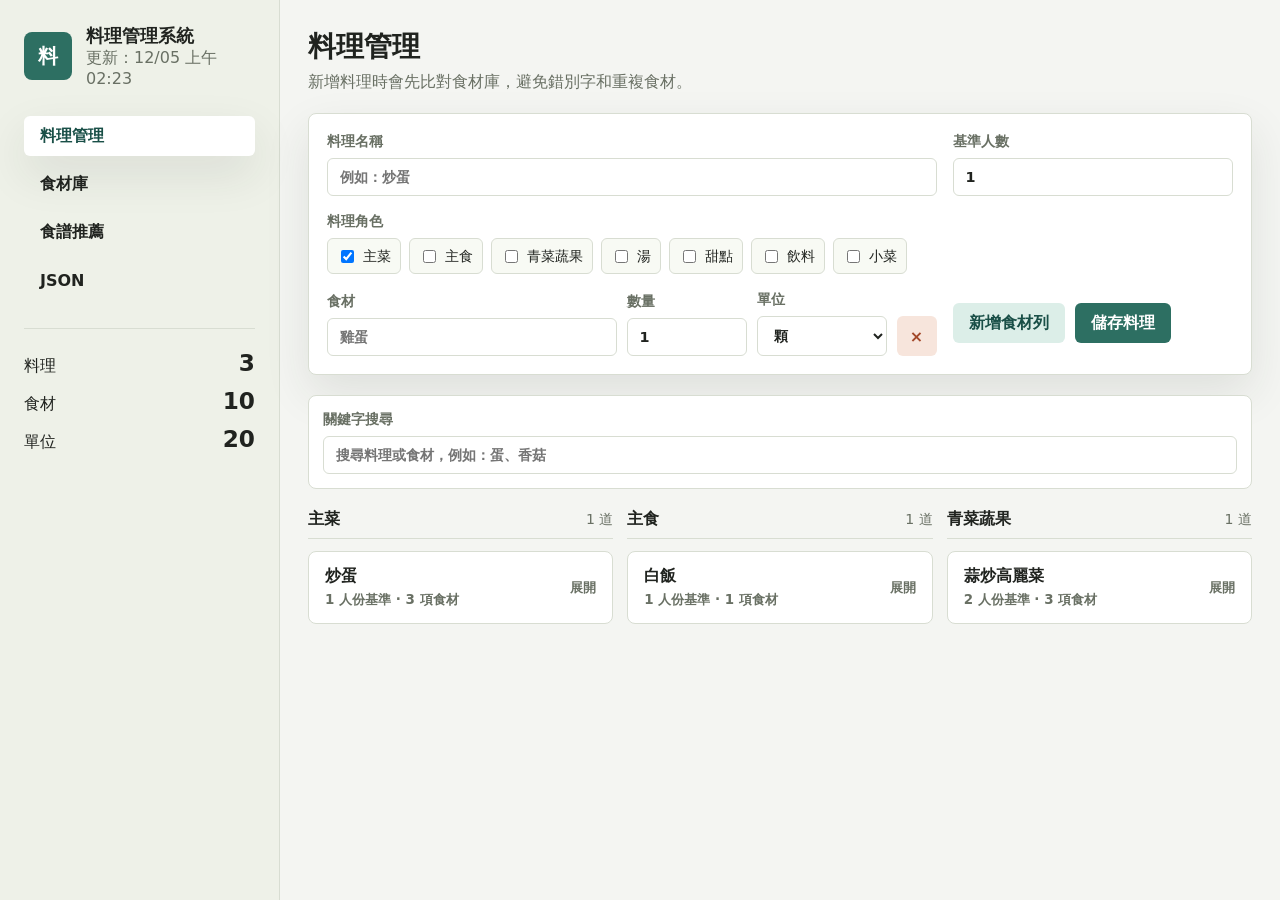
<file: index.html>
<!doctype html>
<html lang="zh-Hant">
  <head>
    <meta charset="utf-8">
    <meta name="viewport" content="width=device-width, initial-scale=1">
    <meta name="theme-color" content="#315c48">
    <meta name="apple-mobile-web-app-capable" content="yes">
    <meta name="apple-mobile-web-app-title" content="料理管理">
    <title>料理管理系統</title>
    <link rel="manifest" href="./manifest.webmanifest">
    <link rel="stylesheet" href="./styles.css">
  </head>
  <body>
    <div class="app-shell">
      <aside class="sidebar">
        <div class="brand">
          <span class="brand-mark">料</span>
          <div>
            <h1>料理管理系統</h1>
            <p id="updatedAt">尚未載入</p>
          </div>
        </div>
        <nav class="tabs" aria-label="主要功能">
          <button class="tab is-active" data-tab="dishes" type="button">料理管理</button>
          <button class="tab" data-tab="ingredients" type="button">食材庫</button>
          <button class="tab" data-tab="recommendations" type="button">食譜推薦</button>
          <button class="tab" data-tab="json" type="button">JSON</button>
        </nav>
        <div class="stats" id="stats"></div>
      </aside>

      <main class="workspace">
        <section class="panel is-active" id="panel-dishes">
          <div class="section-head">
            <div>
              <h2>料理管理</h2>
              <p>新增料理時會先比對食材庫，避免錯別字和重複食材。</p>
            </div>
          </div>

          <form class="tool-form" id="dishForm">
            <label>
              料理名稱
              <input id="dishName" name="dishName" placeholder="例如：炒蛋" required>
            </label>
            <label>
              基準人數
              <input id="dishServings" min="1" max="50" type="number" value="1" required>
            </label>
            <div class="form-field wide">
              <span>料理角色</span>
              <div class="unit-checks" id="dishRoles"></div>
            </div>
            <div class="ingredient-lines" id="ingredientLines"></div>
            <div class="form-actions">
              <button class="secondary" id="addLine" type="button">新增食材列</button>
              <button id="saveDishButton" type="submit">儲存料理</button>
              <button class="secondary is-hidden" id="cancelDishEdit" type="button">取消調整</button>
            </div>
          </form>

          <label class="search-box">
            關鍵字搜尋
            <input id="dishSearch" placeholder="搜尋料理或食材，例如：蛋、香菇">
          </label>

          <div class="list-grid" id="dishList"></div>
        </section>

        <section class="panel" id="panel-ingredients">
          <div class="section-head">
            <div>
              <h2>食材庫</h2>
              <p>維護食材名稱、別名、預設單位，後續料理和推薦都會共用。</p>
            </div>
          </div>

          <form class="tool-form compact-form" id="ingredientForm">
            <label>
              食材名稱
              <input id="ingredientName" placeholder="例如：雞蛋" required>
            </label>
            <label>
              別名
              <input id="ingredientAliases" placeholder="例如：蛋、雞卵">
            </label>
            <label>
              分類
              <select id="ingredientCategory"></select>
            </label>
            <label class="is-hidden" id="customCategoryWrap">
              新分類
              <input id="customCategory" placeholder="例如：烘焙材料">
            </label>
            <label>
              預設單位
              <select id="ingredientUnit"></select>
            </label>
            <div class="form-field wide">
              <span>可用單位</span>
              <div class="unit-checks" id="ingredientUnits"></div>
            </div>
            <label>
              縮放類型
              <select id="ingredientScaleType"></select>
            </label>
            <div class="form-actions">
              <button id="saveIngredientButton" type="submit">新增食材</button>
              <button class="secondary is-hidden" id="cancelIngredientEdit" type="button">取消調整</button>
            </div>
          </form>

          <div class="table-wrap">
            <table>
              <thead>
                <tr>
                  <th>食材</th>
                  <th>別名</th>
                  <th>分類</th>
                  <th>單位</th>
                  <th>可用單位</th>
                  <th>縮放</th>
                  <th></th>
                </tr>
              </thead>
              <tbody id="ingredientTable"></tbody>
            </table>
          </div>
        </section>

        <section class="panel" id="panel-recommendations">
          <div class="section-head">
            <div>
              <h2>食譜推薦</h2>
              <p>第一版先保留 AI 串接資料格式，使用本地模擬推薦驗證流程。</p>
            </div>
          </div>

          <form class="tool-form compact-form" id="recommendationForm">
            <label>
              規劃天數
              <input id="planDays" min="1" max="14" type="number" value="3">
            </label>
            <label>
              人數
              <input id="planPeople" min="1" max="50" type="number" value="1">
            </label>
            <label>
              套餐模板
              <select id="mealTemplate"></select>
            </label>
            <fieldset>
              <legend>餐別</legend>
              <label class="check"><input name="meal" type="checkbox" value="早餐"> 早餐</label>
              <label class="check"><input name="meal" type="checkbox" value="午餐" checked> 午餐</label>
              <label class="check"><input name="meal" type="checkbox" value="晚餐" checked> 晚餐</label>
            </fieldset>
            <label class="wide">
              參數
              <input id="preferences" placeholder="例如：清爽、少油、便當友善">
            </label>
            <div class="form-actions">
              <button type="submit">產生推薦</button>
            </div>
          </form>

          <div class="recommendation-output" id="recommendationOutput"></div>
        </section>

        <section class="panel" id="panel-json">
          <div class="section-head">
            <div>
              <h2>JSON 匯入匯出</h2>
              <p>跨裝置時可匯出 JSON，於另一台裝置貼上或選檔匯入。</p>
            </div>
          </div>

          <div class="json-actions">
            <button id="exportJson" type="button">更新下方 JSON</button>
            <button class="secondary" id="downloadJson" type="button">下載 JSON</button>
            <label class="file-button">
              選擇 JSON
              <input id="jsonFile" accept="application/json,.json" type="file">
            </label>
            <button class="danger" id="resetData" type="button">重設範例資料</button>
          </div>
          <textarea id="jsonText" spellcheck="false"></textarea>
          <div class="form-actions">
            <button id="importJson" type="button">從文字匯入</button>
          </div>
        </section>
      </main>
    </div>

    <div class="toast" id="toast" role="status" aria-live="polite"></div>
    <script src="./app.bundle.js"></script>
    <script>
      if ('serviceWorker' in navigator && window.location.protocol.startsWith('http')) {
        navigator.serviceWorker.register('./service-worker.js');
      }
    </script>
  </body>
</html>
</file>
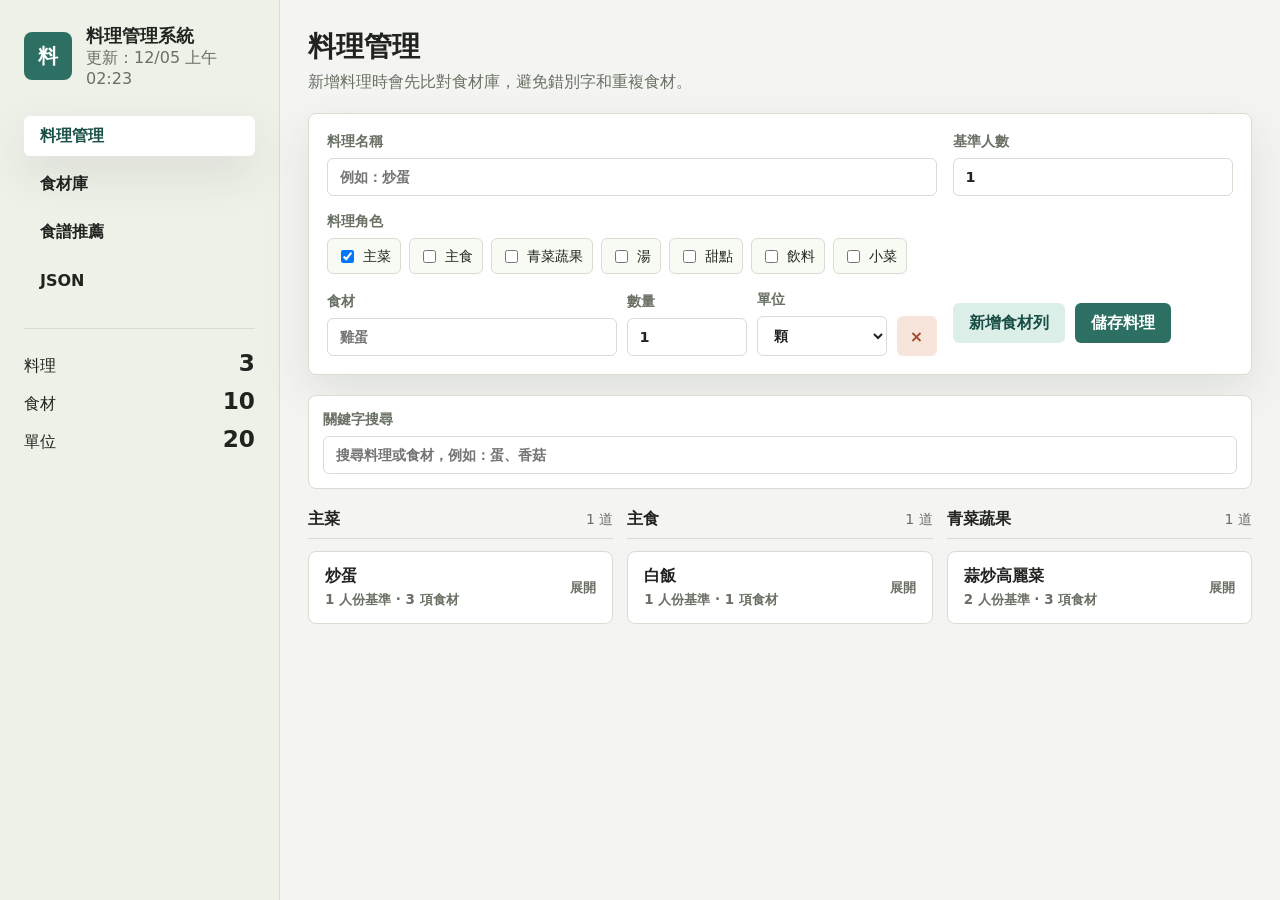
<file: standalone.html>
<!doctype html>
<html lang="zh-Hant">
  <head>
    <meta charset="utf-8">
    <meta name="viewport" content="width=device-width, initial-scale=1">
    <meta name="theme-color" content="#315c48">
    <meta name="apple-mobile-web-app-capable" content="yes">
    <meta name="apple-mobile-web-app-title" content="料理管理">
    <title>料理管理系統</title>
    <style>
:root {
  color-scheme: light;
  --bg: #f4f5f2;
  --panel: #ffffff;
  --ink: #20231f;
  --muted: #697064;
  --line: #d8ddd2;
  --accent: #2d6f62;
  --accent-strong: #194f47;
  --accent-soft: #dceee8;
  --warn: #a3482a;
  --warn-soft: #f7e5dc;
  --shadow: 0 18px 45px rgba(40, 47, 38, 0.1);
  font-family: ui-sans-serif, system-ui, -apple-system, BlinkMacSystemFont, "Segoe UI", sans-serif;
}

* {
  box-sizing: border-box;
}

body {
  min-height: 100vh;
  margin: 0;
  background: var(--bg);
  color: var(--ink);
}

button,
input,
select,
textarea {
  font: inherit;
}

button,
.file-button {
  min-height: 40px;
  border: 0;
  border-radius: 6px;
  background: var(--accent);
  color: #fff;
  cursor: pointer;
  font-weight: 700;
  padding: 0 16px;
}

button:hover,
.file-button:hover {
  background: var(--accent-strong);
}

button.secondary,
.file-button {
  background: var(--accent-soft);
  color: var(--accent-strong);
}

button.danger {
  background: var(--warn-soft);
  color: var(--warn);
}

button:disabled {
  cursor: not-allowed;
  opacity: 0.45;
}

.is-hidden {
  display: none !important;
}

input,
select,
textarea {
  width: 100%;
  border: 1px solid var(--line);
  border-radius: 6px;
  background: #fff;
  color: var(--ink);
  padding: 10px 12px;
}

textarea {
  min-height: 420px;
  resize: vertical;
  font-family: ui-monospace, SFMono-Regular, Menlo, Consolas, monospace;
  line-height: 1.5;
}

label,
legend {
  color: var(--muted);
  display: grid;
  gap: 7px;
  font-size: 0.9rem;
  font-weight: 700;
}

.form-field {
  color: var(--muted);
  display: grid;
  gap: 7px;
  font-size: 0.9rem;
  font-weight: 700;
}

fieldset {
  border: 1px solid var(--line);
  border-radius: 6px;
  display: flex;
  flex-wrap: wrap;
  gap: 12px;
  margin: 0;
  padding: 12px;
}

.check {
  align-items: center;
  color: var(--ink);
  display: flex;
  gap: 6px;
  font-weight: 500;
}

.check input {
  width: auto;
}

.unit-checks {
  display: flex;
  flex-wrap: wrap;
  gap: 8px;
}

.unit-check {
  background: #f8faf4;
  border: 1px solid var(--line);
  border-radius: 6px;
  color: var(--ink);
  min-height: 36px;
  padding: 7px 9px;
}

.app-shell {
  display: grid;
  grid-template-columns: 280px minmax(0, 1fr);
  min-height: 100vh;
}

.sidebar {
  border-right: 1px solid var(--line);
  background: #eef1e8;
  padding: 24px;
}

.brand {
  align-items: center;
  display: flex;
  gap: 14px;
  margin-bottom: 28px;
}

.brand-mark {
  align-items: center;
  aspect-ratio: 1;
  background: var(--accent);
  border-radius: 8px;
  color: #fff;
  display: grid;
  flex: 0 0 48px;
  font-size: 1.25rem;
  font-weight: 900;
  place-items: center;
}

h1,
h2,
h3,
p {
  margin: 0;
}

h1 {
  font-size: 1.1rem;
}

.brand p,
.section-head p,
.muted {
  color: var(--muted);
}

.notice {
  background: #fff8df;
  border: 1px solid #ead58d;
  border-radius: 8px;
  color: #6f5311;
  padding: 12px 14px;
}

.tabs {
  display: grid;
  gap: 8px;
}

.tab {
  background: transparent;
  color: var(--ink);
  justify-content: flex-start;
  text-align: left;
}

.tab.is-active {
  background: var(--panel);
  box-shadow: var(--shadow);
  color: var(--accent-strong);
}

.stats {
  border-top: 1px solid var(--line);
  display: grid;
  gap: 10px;
  margin-top: 28px;
  padding-top: 20px;
}

.stat {
  align-items: baseline;
  display: flex;
  justify-content: space-between;
}

.stat strong {
  font-size: 1.45rem;
}

.workspace {
  padding: 28px;
}

.panel {
  display: none;
}

.panel.is-active {
  display: grid;
  gap: 20px;
}

.section-head {
  align-items: end;
  display: flex;
  justify-content: space-between;
  gap: 16px;
}

.section-head h2 {
  font-size: 1.75rem;
  margin-bottom: 6px;
}

.tool-form {
  background: var(--panel);
  border: 1px solid var(--line);
  border-radius: 8px;
  box-shadow: var(--shadow);
  display: grid;
  gap: 16px;
  padding: 18px;
}

.compact-form {
  grid-template-columns: repeat(auto-fit, minmax(150px, 1fr));
}

.wide {
  grid-column: span 2;
}

.search-box {
  background: var(--panel);
  border: 1px solid var(--line);
  border-radius: 8px;
  padding: 14px;
}

.ingredient-lines {
  display: grid;
  gap: 10px;
}

.ingredient-line {
  align-items: end;
  display: grid;
  gap: 10px;
  grid-template-columns: minmax(140px, 1fr) 120px 130px 40px;
}

.icon-button {
  align-items: center;
  aspect-ratio: 1;
  block-size: 40px;
  display: grid;
  inline-size: 40px;
  max-block-size: 40px;
  max-inline-size: 40px;
  min-height: 40px;
  min-width: 40px;
  padding: 0;
  place-items: center;
}

.form-actions,
.json-actions {
  align-items: center;
  display: flex;
  flex-wrap: wrap;
  gap: 10px;
}

.list-grid {
  display: grid;
  gap: 14px;
  grid-template-columns: repeat(auto-fit, minmax(260px, 1fr));
}

.dish-role-section {
  display: grid;
  gap: 12px;
}

.role-section-head {
  align-items: baseline;
  border-bottom: 1px solid var(--line);
  display: flex;
  justify-content: space-between;
  padding-bottom: 8px;
}

.role-section-head h3 {
  font-size: 1rem;
}

.role-section-head span {
  color: var(--muted);
  font-size: 0.88rem;
}

.item-card {
  background: var(--panel);
  border: 1px solid var(--line);
  border-radius: 8px;
  display: grid;
  gap: 12px;
  padding: 16px;
}

.item-card h3 {
  font-size: 1.05rem;
}

.dish-card {
  padding: 0;
}

.dish-summary {
  align-items: center;
  background: transparent;
  color: var(--ink);
  display: flex;
  justify-content: space-between;
  min-height: 64px;
  padding: 14px 16px;
  text-align: left;
  width: 100%;
}

.dish-summary:hover {
  background: #f8faf4;
}

.dish-summary span:first-child {
  display: grid;
  gap: 4px;
}

.dish-summary small,
.chevron {
  color: var(--muted);
  font-size: 0.84rem;
}

.dish-detail {
  border-top: 1px solid var(--line);
  display: none;
  gap: 12px;
  padding: 14px 16px 16px;
}

.dish-card.is-expanded .dish-detail {
  display: grid;
}

.tag-list {
  display: flex;
  flex-wrap: wrap;
  gap: 8px;
}

.tag {
  background: #edf3df;
  border-radius: 999px;
  color: #4c5f26;
  display: inline-flex;
  font-size: 0.86rem;
  padding: 5px 9px;
}

.role-tag {
  background: #e6eef8;
  color: #274f76;
}

.table-wrap {
  background: var(--panel);
  border: 1px solid var(--line);
  border-radius: 8px;
  overflow-x: auto;
}

table {
  border-collapse: collapse;
  min-width: 720px;
  width: 100%;
}

th,
td {
  border-bottom: 1px solid var(--line);
  padding: 12px;
  text-align: left;
  vertical-align: middle;
}

th {
  color: var(--muted);
  font-size: 0.85rem;
}

tr:last-child td {
  border-bottom: 0;
}

.recommendation-output {
  display: grid;
  gap: 14px;
}

.plan-day {
  background: var(--panel);
  border: 1px solid var(--line);
  border-radius: 8px;
  padding: 16px;
}

.meal-block {
  border-top: 1px solid var(--line);
  border-left: 5px solid transparent;
  border-radius: 8px;
  display: grid;
  gap: 10px;
  margin-top: 12px;
  padding: 12px;
}

.meal-breakfast {
  background: #fff7dc;
  border-left-color: #d9a321;
}

.meal-lunch {
  background: #eaf6ee;
  border-left-color: #3b8f5b;
}

.meal-dinner {
  background: #edf0fb;
  border-left-color: #5367b7;
}

.meal-other {
  background: #f5f1eb;
  border-left-color: #9a7a54;
}

.meal-slots {
  display: grid;
  gap: 10px;
  grid-template-columns: repeat(auto-fit, minmax(220px, 1fr));
}

.meal-slot {
  background: #f8faf4;
  border: 1px solid var(--line);
  border-radius: 8px;
  display: grid;
  gap: 10px;
  padding: 12px;
}

.slot-head {
  align-items: center;
  display: flex;
  justify-content: space-between;
  gap: 10px;
}

.slot-head span {
  color: var(--muted);
  font-size: 0.84rem;
}

.slot-choice {
  display: grid;
  gap: 8px;
}

.slot-choice label {
  color: var(--muted);
  font-size: 0.82rem;
  font-weight: 700;
}

.slot-dish {
  display: grid;
  gap: 8px;
}

.dish-title-row {
  align-items: center;
  display: flex;
  gap: 10px;
  justify-content: space-between;
}

.quantity-stepper {
  align-items: center;
  display: inline-flex;
  flex: 0 0 auto;
  gap: 6px;
}

.quantity-stepper span {
  color: var(--muted);
  font-size: 0.86rem;
  font-weight: 700;
  min-width: 38px;
  text-align: center;
}

.step-button {
  block-size: 32px;
  inline-size: 32px;
  min-height: 32px;
  padding: 0;
}

.shopping-list {
  background: var(--panel);
  border: 1px solid var(--line);
  border-radius: 8px;
  display: grid;
  gap: 12px;
  padding: 16px;
}

.shopping-list h3 {
  margin: 0;
}

.shopping-table {
  background: #fff;
}

.quantity-cell {
  font-variant-numeric: tabular-nums;
  font-weight: 700;
}

.file-button {
  align-items: center;
  display: inline-flex;
}

.file-button input {
  display: none;
}

.toast {
  background: var(--ink);
  border-radius: 8px;
  bottom: 24px;
  color: #fff;
  left: 50%;
  max-width: min(520px, calc(100vw - 32px));
  opacity: 0;
  padding: 12px 16px;
  position: fixed;
  transform: translate(-50%, 20px);
  transition: opacity 160ms ease, transform 160ms ease;
  z-index: 10;
}

.toast.is-visible {
  opacity: 1;
  transform: translate(-50%, 0);
}

@media (max-width: 860px) {
  .app-shell {
    grid-template-columns: 1fr;
  }

  .sidebar {
    border-right: 0;
    border-bottom: 1px solid var(--line);
  }

  .tabs {
    grid-template-columns: repeat(2, minmax(0, 1fr));
  }

  .workspace {
    padding: 18px;
  }

  .compact-form,
  .ingredient-line {
    grid-template-columns: 1fr;
  }

  .ingredient-line .icon-button {
    block-size: 40px;
    inline-size: 40px;
    justify-self: end;
  }

  .wide {
    grid-column: auto;
  }
}

    </style>
  </head>
  <body>
    <div class="app-shell">
      <aside class="sidebar">
        <div class="brand">
          <span class="brand-mark">料</span>
          <div>
            <h1>料理管理系統</h1>
            <p id="updatedAt">尚未載入</p>
          </div>
        </div>
        <nav class="tabs" aria-label="主要功能">
          <button class="tab is-active" data-tab="dishes" type="button">料理管理</button>
          <button class="tab" data-tab="ingredients" type="button">食材庫</button>
          <button class="tab" data-tab="recommendations" type="button">食譜推薦</button>
          <button class="tab" data-tab="json" type="button">JSON</button>
        </nav>
        <div class="stats" id="stats"></div>
      </aside>

      <main class="workspace">
        <section class="panel is-active" id="panel-dishes">
          <div class="section-head">
            <div>
              <h2>料理管理</h2>
              <p>新增料理時會先比對食材庫，避免錯別字和重複食材。</p>
            </div>
          </div>

          <form class="tool-form" id="dishForm">
            <label>
              料理名稱
              <input id="dishName" name="dishName" placeholder="例如：炒蛋" required>
            </label>
            <label>
              基準人數
              <input id="dishServings" min="1" max="50" type="number" value="1" required>
            </label>
            <div class="form-field wide">
              <span>料理角色</span>
              <div class="unit-checks" id="dishRoles"></div>
            </div>
            <div class="ingredient-lines" id="ingredientLines"></div>
            <div class="form-actions">
              <button class="secondary" id="addLine" type="button">新增食材列</button>
              <button id="saveDishButton" type="submit">儲存料理</button>
              <button class="secondary is-hidden" id="cancelDishEdit" type="button">取消調整</button>
            </div>
          </form>

          <label class="search-box">
            關鍵字搜尋
            <input id="dishSearch" placeholder="搜尋料理或食材，例如：蛋、香菇">
          </label>

          <div class="list-grid" id="dishList"></div>
        </section>

        <section class="panel" id="panel-ingredients">
          <div class="section-head">
            <div>
              <h2>食材庫</h2>
              <p>維護食材名稱、別名、預設單位，後續料理和推薦都會共用。</p>
            </div>
          </div>

          <form class="tool-form compact-form" id="ingredientForm">
            <label>
              食材名稱
              <input id="ingredientName" placeholder="例如：雞蛋" required>
            </label>
            <label>
              別名
              <input id="ingredientAliases" placeholder="例如：蛋、雞卵">
            </label>
            <label>
              分類
              <select id="ingredientCategory"></select>
            </label>
            <label class="is-hidden" id="customCategoryWrap">
              新分類
              <input id="customCategory" placeholder="例如：烘焙材料">
            </label>
            <label>
              預設單位
              <select id="ingredientUnit"></select>
            </label>
            <div class="form-field wide">
              <span>可用單位</span>
              <div class="unit-checks" id="ingredientUnits"></div>
            </div>
            <label>
              縮放類型
              <select id="ingredientScaleType"></select>
            </label>
            <div class="form-actions">
              <button id="saveIngredientButton" type="submit">新增食材</button>
              <button class="secondary is-hidden" id="cancelIngredientEdit" type="button">取消調整</button>
            </div>
          </form>

          <div class="table-wrap">
            <table>
              <thead>
                <tr>
                  <th>食材</th>
                  <th>別名</th>
                  <th>分類</th>
                  <th>單位</th>
                  <th>可用單位</th>
                  <th>縮放</th>
                  <th></th>
                </tr>
              </thead>
              <tbody id="ingredientTable"></tbody>
            </table>
          </div>
        </section>

        <section class="panel" id="panel-recommendations">
          <div class="section-head">
            <div>
              <h2>食譜推薦</h2>
              <p>第一版先保留 AI 串接資料格式，使用本地模擬推薦驗證流程。</p>
            </div>
          </div>

          <form class="tool-form compact-form" id="recommendationForm">
            <label>
              規劃天數
              <input id="planDays" min="1" max="14" type="number" value="3">
            </label>
            <label>
              人數
              <input id="planPeople" min="1" max="50" type="number" value="1">
            </label>
            <label>
              套餐模板
              <select id="mealTemplate"></select>
            </label>
            <fieldset>
              <legend>餐別</legend>
              <label class="check"><input name="meal" type="checkbox" value="早餐"> 早餐</label>
              <label class="check"><input name="meal" type="checkbox" value="午餐" checked> 午餐</label>
              <label class="check"><input name="meal" type="checkbox" value="晚餐" checked> 晚餐</label>
            </fieldset>
            <label class="wide">
              參數
              <input id="preferences" placeholder="例如：清爽、少油、便當友善">
            </label>
            <div class="form-actions">
              <button type="submit">產生推薦</button>
            </div>
          </form>

          <div class="recommendation-output" id="recommendationOutput"></div>
        </section>

        <section class="panel" id="panel-json">
          <div class="section-head">
            <div>
              <h2>JSON 匯入匯出</h2>
              <p>跨裝置時可匯出 JSON，於另一台裝置貼上或選檔匯入。</p>
            </div>
          </div>

          <div class="json-actions">
            <button id="exportJson" type="button">更新下方 JSON</button>
            <button class="secondary" id="downloadJson" type="button">下載 JSON</button>
            <label class="file-button">
              選擇 JSON
              <input id="jsonFile" accept="application/json,.json" type="file">
            </label>
            <button class="danger" id="resetData" type="button">重設範例資料</button>
          </div>
          <textarea id="jsonText" spellcheck="false"></textarea>
          <div class="form-actions">
            <button id="importJson" type="button">從文字匯入</button>
          </div>
        </section>
      </main>
    </div>

    <div class="toast" id="toast" role="status" aria-live="polite"></div>
    <script>
const SCHEMA_VERSION = 1;

const COMMON_UNITS = [
  '顆',
  '克',
  '公斤',
  '毫升',
  '公升',
  '杯',
  '大匙',
  '小匙',
  '片',
  '根',
  '把',
  '包',
  '罐',
  '盒',
  '份',
  '瓣',
  '朵',
  '條',
  '碗',
  '少許',
];

const SCALE_TYPES = [
  { id: 'regular', label: '一般食材', factor: 1 },
  { id: 'salty', label: '鹹味調味', factor: 0.75 },
  { id: 'strong-spice', label: '強烈香料', factor: 0.5 },
  { id: 'aromatic', label: '辛香料', factor: 0.85 },
  { id: 'oil', label: '油脂/潤鍋', factor: 0.5 },
  { id: 'liquid', label: '湯汁/水分', factor: 0.85 },
];

const INGREDIENT_CATEGORIES = [
  '主食澱粉',
  '蛋白質',
  '蔬菜菇果',
  '辛香調味',
  '油脂液體',
  '其他',
];

const DISH_ROLES = [
  { id: 'main', label: '主菜' },
  { id: 'staple', label: '主食' },
  { id: 'vegetable', label: '青菜蔬果' },
  { id: 'soup', label: '湯' },
  { id: 'dessert', label: '甜點' },
  { id: 'drink', label: '飲料' },
  { id: 'side', label: '小菜' },
];

const MEAL_TEMPLATES = [
  {
    id: 'standard-set',
    name: '標準套餐',
    slots: [
      { role: 'main', label: '主菜', min: 1, max: 2 },
      { role: 'staple', label: '主食', min: 1, max: 1 },
      { role: 'vegetable', label: '青菜蔬果', min: 3, max: 4 },
      { role: 'soup', label: '湯', min: 1, max: 1 },
      { role: 'dessert', label: '甜點', min: 1, max: 1 },
      { role: 'drink', label: '飲料', min: 1, max: 1 },
    ],
  },
];

const MAX_PEOPLE = 50;
const BULK_COOKING_NOTICE_THRESHOLD = 20;

const CHARACTER_FIXES = new Map([
  ['鷄', '雞'],
  ['鸡', '雞'],
  ['葱', '蔥'],
  ['姜', '薑'],
  ['蕃', '番'],
]);

const STARTER_INGREDIENTS = [
  { id: 'egg', name: '雞蛋', aliases: ['蛋', '雞卵'], defaultUnit: '顆', units: ['顆'], category: '蛋白質', scaleType: 'regular' },
  { id: 'green-onion', name: '青蔥', aliases: ['蔥', '香蔥'], defaultUnit: '根', units: ['根', '克'], category: '辛香調味', scaleType: 'aromatic' },
  { id: 'garlic', name: '蒜頭', aliases: ['大蒜', '蒜'], defaultUnit: '瓣', units: ['瓣', '克'], category: '辛香調味', scaleType: 'aromatic' },
  { id: 'ginger', name: '薑', aliases: ['老薑', '嫩薑'], defaultUnit: '片', units: ['片', '克'], category: '辛香調味', scaleType: 'aromatic' },
  { id: 'cabbage', name: '高麗菜', aliases: ['甘藍菜'], defaultUnit: '克', units: ['克', '公斤'], category: '蔬菜菇果', scaleType: 'regular' },
  { id: 'shiitake', name: '香菇', aliases: ['菇'], defaultUnit: '朵', units: ['朵', '克'], category: '蔬菜菇果', scaleType: 'regular' },
  { id: 'rice', name: '白飯', aliases: ['飯', '米飯'], defaultUnit: '碗', units: ['碗', '克'], category: '主食澱粉', scaleType: 'regular' },
  { id: 'soy-sauce', name: '醬油', aliases: ['壺底油'], defaultUnit: '大匙', units: ['大匙', '小匙', '毫升'], category: '辛香調味', scaleType: 'salty' },
  { id: 'salt', name: '鹽', aliases: ['食鹽'], defaultUnit: '小匙', units: ['小匙', '克', '少許'], category: '辛香調味', scaleType: 'salty' },
  { id: 'pepper', name: '白胡椒', aliases: ['胡椒粉'], defaultUnit: '小匙', units: ['小匙', '克', '少許'], category: '辛香調味', scaleType: 'strong-spice' },
];

const STARTER_DISHES = [
  {
    id: 'dish-scrambled-eggs',
    name: '炒蛋',
    servings: 1,
    roles: ['main'],
    items: [
      { ingredientId: 'egg', quantity: 3, unit: '顆' },
      { ingredientId: 'green-onion', quantity: 1, unit: '根' },
      { ingredientId: 'salt', quantity: 0.25, unit: '小匙' },
    ],
    source: 'local',
  },
  {
    id: 'dish-cabbage',
    name: '蒜炒高麗菜',
    servings: 2,
    roles: ['vegetable'],
    items: [
      { ingredientId: 'cabbage', quantity: 300, unit: '克' },
      { ingredientId: 'garlic', quantity: 3, unit: '瓣' },
      { ingredientId: 'salt', quantity: 0.5, unit: '小匙' },
    ],
    source: 'local',
  },
  {
    id: 'dish-rice',
    name: '白飯',
    servings: 1,
    roles: ['staple'],
    items: [
      { ingredientId: 'rice', quantity: 1, unit: '碗' },
    ],
    source: 'local',
  },
];

function createInitialState() {
  return {
    version: SCHEMA_VERSION,
    ingredients: structuredCloneSafe(STARTER_INGREDIENTS),
    dishes: structuredCloneSafe(STARTER_DISHES),
    plans: [],
    updatedAt: new Date().toISOString(),
  };
}

function normalizeIngredientName(value) {
  return String(value ?? '')
    .trim()
    .replace(/\s+/g, '')
    .split('')
    .map((character) => CHARACTER_FIXES.get(character) ?? character)
    .join('');
}

function normalizeIngredientCategory(value, allowCustom = false) {
  const category = String(value ?? '').trim();

  if (INGREDIENT_CATEGORIES.includes(category)) return category;

  const legacyMap = new Map([
    ['主食', '主食澱粉'],
    ['澱粉', '主食澱粉'],
    ['蛋類', '蛋白質'],
    ['肉類', '蛋白質'],
    ['海鮮', '蛋白質'],
    ['豆製品', '蛋白質'],
    ['蔬菜', '蔬菜菇果'],
    ['菇類', '蔬菜菇果'],
    ['水果', '蔬菜菇果'],
    ['辛香料', '辛香調味'],
    ['香料', '辛香調味'],
    ['調味料', '辛香調味'],
    ['油脂', '油脂液體'],
    ['液體', '油脂液體'],
    ['乳製品', '油脂液體'],
    ['未分類', '其他'],
  ]);

  if (legacyMap.has(category)) return legacyMap.get(category);
  if (allowCustom && category) return category;

  return '其他';
}

function findIngredientMatch(ingredients, rawName) {
  const normalized = normalizeIngredientName(rawName);

  if (!normalized) {
    return { type: 'none', ingredient: null, score: 0 };
  }

  for (const ingredient of ingredients) {
    if (normalizeIngredientName(ingredient.name) === normalized) {
      return { type: 'exact', ingredient, score: 1 };
    }
  }

  for (const ingredient of ingredients) {
    const aliases = Array.isArray(ingredient.aliases) ? ingredient.aliases : [];
    if (aliases.some((alias) => normalizeIngredientName(alias) === normalized)) {
      return { type: 'alias', ingredient, score: 0.98 };
    }
  }

  let best = { type: 'none', ingredient: null, score: 0 };
  for (const ingredient of ingredients) {
    const candidates = [ingredient.name, ...(Array.isArray(ingredient.aliases) ? ingredient.aliases : [])];
    for (const candidate of candidates) {
      const score = similarity(normalized, normalizeIngredientName(candidate));
      if (score > best.score) {
        best = { type: 'similar', ingredient, score };
      }
    }
  }

  return best.score >= 0.58 ? best : { type: 'none', ingredient: null, score: best.score };
}

function addDish(state, dishInput) {
  const next = cloneState(state);
  const dish = buildDishFromInput(next, dishInput, uniqueId('dish', next.dishes.map((item) => item.id)));

  next.dishes.push(dish);

  return touch(next);
}

function updateDish(state, dishId, dishInput) {
  const next = cloneState(state);
  const index = next.dishes.findIndex((dish) => dish.id === dishId);

  if (index === -1) {
    throw new Error('找不到要調整的料理');
  }

  next.dishes[index] = buildDishFromInput(next, dishInput, dishId);

  return touch(next);
}

function scaleDishItems(items, people) {
  const multiplier = clampInteger(people, 1, MAX_PEOPLE, 1);

  return items.map((item) => ({
    ...item,
    quantity: roundQuantity(Number(item.quantity) * multiplier),
  }));
}

function scaleIngredientQuantity(quantity, multiplier, ingredient) {
  const scaleType = normalizeScaleType(ingredient?.scaleType ?? inferScaleType(ingredient ?? {}));
  const rule = SCALE_TYPES.find((item) => item.id === scaleType) ?? SCALE_TYPES[0];
  const numericQuantity = Number(quantity);
  const numericMultiplier = Number(multiplier);

  if (!Number.isFinite(numericQuantity) || !Number.isFinite(numericMultiplier) || numericMultiplier <= 0) {
    return roundQuantity(numericQuantity);
  }

  if (numericMultiplier <= 1) {
    return roundQuantity(numericQuantity * numericMultiplier);
  }

  return roundQuantity(numericQuantity * (1 + (numericMultiplier - 1) * rule.factor));
}

function scaleDishForPeople(dish, ingredients, targetPeople) {
  const baseServings = clampInteger(dish?.servings, 1, MAX_PEOPLE, 1);
  const people = clampInteger(targetPeople, 1, MAX_PEOPLE, baseServings);
  const multiplier = people / baseServings;

  return {
    ...dish,
    targetPeople: people,
    items: dish.items.map((item) => {
      const ingredient = ingredients.find((entry) => entry.id === item.ingredientId);
      return {
        ...item,
        quantity: scaleIngredientQuantity(item.quantity, multiplier, ingredient),
      };
    }),
  };
}

function addIngredient(state, ingredientInput) {
  const next = cloneState(state);
  const ingredient = buildIngredientFromInput(next, ingredientInput, uniqueId(slugify(ingredientInput?.name), next.ingredients.map((item) => item.id)));

  next.ingredients.push(ingredient);

  return touch(next);
}

function updateIngredient(state, ingredientId, ingredientInput) {
  const next = cloneState(state);
  const index = next.ingredients.findIndex((ingredient) => ingredient.id === ingredientId);

  if (index === -1) {
    throw new Error('找不到要調整的食材');
  }

  next.ingredients[index] = buildIngredientFromInput(next, ingredientInput, ingredientId);

  return touch(next);
}

function removeDish(state, dishId) {
  const next = cloneState(state);
  next.dishes = next.dishes.filter((dish) => dish.id !== dishId);
  return touch(next);
}

function removeIngredient(state, ingredientId) {
  const next = cloneState(state);
  next.ingredients = next.ingredients.filter((ingredient) => ingredient.id !== ingredientId);
  next.dishes = next.dishes.map((dish) => ({
    ...dish,
    items: dish.items.filter((item) => item.ingredientId !== ingredientId),
  }));
  return touch(next);
}

function importState(rawData) {
  const data = typeof rawData === 'string' ? JSON.parse(rawData) : rawData;

  if (!data || data.version !== SCHEMA_VERSION) {
    throw new Error(`JSON 版本需為 ${SCHEMA_VERSION}`);
  }

  const ingredients = Array.isArray(data.ingredients)
    ? data.ingredients
        .filter((item) => item && item.id && item.name)
        .map((item) => ({
          id: String(item.id),
          name: String(item.name),
          aliases: Array.isArray(item.aliases) ? item.aliases.map(String).filter(Boolean) : [],
          defaultUnit: COMMON_UNITS.includes(item.defaultUnit) ? item.defaultUnit : '份',
          units: normalizeIngredientUnits(item.units, item.defaultUnit),
          category: normalizeIngredientCategory(item.category, true),
          scaleType: normalizeScaleType(item.scaleType ?? inferScaleType(item)),
        }))
    : [];

  const ingredientIds = new Set(ingredients.map((ingredient) => ingredient.id));
  const dishes = Array.isArray(data.dishes)
    ? data.dishes
        .filter((dish) => dish && dish.id && dish.name && Array.isArray(dish.items))
        .map((dish) => ({
          id: String(dish.id),
          name: String(dish.name),
          servings: clampInteger(dish.servings, 1, MAX_PEOPLE, 1),
          roles: normalizeDishRoles(dish.roles, dish.name),
          source: dish.source === 'ai' ? 'ai' : 'local',
          items: dish.items
            .filter(
              (item) =>
                item &&
                ingredientIds.has(String(item.ingredientId)) &&
                Number.isFinite(Number(item.quantity)) &&
                Number(item.quantity) > 0 &&
                COMMON_UNITS.includes(item.unit),
            )
            .map((item) => ({
              ingredientId: String(item.ingredientId),
              quantity: Number(item.quantity),
              unit: String(item.unit),
            })),
        }))
        .filter((dish) => dish.items.length > 0)
    : [];

  return touch({
    version: SCHEMA_VERSION,
    ingredients,
    dishes,
    plans: Array.isArray(data.plans) ? data.plans : [],
    updatedAt: typeof data.updatedAt === 'string' ? data.updatedAt : new Date().toISOString(),
  });
}

function exportState(state) {
  return `${JSON.stringify(importState(state), null, 2)}\n`;
}

function dishToDisplay(dish, ingredients) {
  return {
    ...dish,
    servings: clampInteger(dish.servings, 1, MAX_PEOPLE, 1),
    roles: normalizeDishRoles(dish.roles, dish.name),
    items: dish.items.map((item) => {
      const ingredient = ingredients.find((entry) => entry.id === item.ingredientId);
      return {
        ...item,
        ingredientName: ingredient?.name ?? '未知食材',
        ingredientUnits: ingredient?.units ?? COMMON_UNITS,
        scaleType: ingredient?.scaleType ?? 'regular',
      };
    }),
  };
}

function groupDishesByRole(dishes) {
  return DISH_ROLES.map((role) => ({
    ...role,
    role: role.id,
    dishes: dishes.filter((dish) => normalizeDishRoles(dish.roles, dish.name).includes(role.id)),
  })).filter((group) => group.dishes.length > 0);
}

function summarizePlanIngredients(recommendation) {
  const totals = new Map();
  const days = Array.isArray(recommendation?.days) ? recommendation.days : [];

  for (const day of days) {
    for (const meal of day.meals ?? []) {
      for (const slot of meal.slots ?? []) {
        for (const dish of slot.selectedDishes ?? []) {
          const planQuantity = clampInteger(dish.planQuantity, 1, 20, 1);
          for (const item of dish.items ?? []) {
            const ingredientName = String(item.ingredientName ?? '未知食材');
            const unit = String(item.unit ?? '份');
            const key = `${ingredientName}\u0000${unit}`;
            const current = totals.get(key) ?? { ingredientName, unit, quantity: 0 };
            current.quantity = roundQuantity(current.quantity + Number(item.quantity || 0) * planQuantity);
            totals.set(key, current);
          }
        }
      }
    }
  }

  return Array.from(totals.values()).sort((left, right) => left.ingredientName.localeCompare(right.ingredientName, 'zh-Hant'));
}

function generateLocalRecommendation(state, options) {
  const days = clampInteger(options?.days, 1, 14, 3);
  const people = clampInteger(options?.people, 1, MAX_PEOPLE, 1);
  const meals = Array.isArray(options?.meals) && options.meals.length > 0 ? options.meals : ['午餐', '晚餐'];
  const template = MEAL_TEMPLATES.find((item) => item.id === options?.templateId) ?? MEAL_TEMPLATES[0];
  const seasonalFocus = ['香菇', '高麗菜', '青蔥', '薑', '雞蛋'];
  const dayPlans = Array.from({ length: days }, (_, dayIndex) => ({
    day: dayIndex + 1,
    meals: meals.map((meal, mealIndex) => {
      const slots = buildMealSlots(state, template, people, dayIndex, mealIndex);
      const firstDish = slots.flatMap((slot) => slot.selectedDishes)[0];
      return {
        meal,
        templateId: template.id,
        templateName: template.name,
        source: '套餐模板',
        dishName: firstDish?.name ?? template.name,
        servings: people,
        items: firstDish?.items ?? [],
        slots,
        reason: `以新社常見當季食材 ${seasonalFocus[(dayIndex + mealIndex) % seasonalFocus.length]} 搭配 ${template.name}，份量以 ${people} 人估算。`,
      };
    }),
  }));

  const suggestionIngredients = [
    ...state.ingredients,
    { name: '香菇', scaleType: 'regular' },
    { name: '薑', scaleType: 'aromatic' },
    { name: '白飯', scaleType: 'regular' },
    { name: '醬油', scaleType: 'salty' },
    { name: '青蔥', scaleType: 'aromatic' },
    { name: '雞蛋', scaleType: 'regular' },
  ];

  return {
    location: '新社',
    preferences: String(options?.preferences ?? '').trim(),
    people,
    bulkCookingNotice: people > BULK_COOKING_NOTICE_THRESHOLD,
    generatedAt: new Date().toISOString(),
    days: dayPlans,
    internetSuggestions: [
      {
        name: '香菇薑絲炊飯',
        servings: people,
        roles: ['staple'],
        source: 'ai',
        reason: '示範網路推薦料理格式，之後可改由 AI API 回傳。',
        items: scaleSuggestedItems([
          { ingredientName: '香菇', quantity: 6, unit: '朵', createIfMissing: true },
          { ingredientName: '薑', quantity: 4, unit: '片', createIfMissing: true },
          { ingredientName: '白飯', quantity: 2, unit: '碗', createIfMissing: true },
          { ingredientName: '醬油', quantity: 1, unit: '大匙', createIfMissing: true },
        ], suggestionIngredients, people),
      },
      {
        name: '青蔥雞蛋拌飯',
        servings: people,
        roles: ['staple'],
        source: 'ai',
        reason: '用既有食材庫快速組合，可一鍵加入料理管理。',
        items: scaleSuggestedItems([
          { ingredientName: '青蔥', quantity: 2, unit: '根', createIfMissing: true },
          { ingredientName: '雞蛋', quantity: 2, unit: '顆', createIfMissing: true },
          { ingredientName: '白飯', quantity: 1, unit: '碗', createIfMissing: true },
          { ingredientName: '醬油', quantity: 1, unit: '小匙', createIfMissing: true },
        ], suggestionIngredients, people),
      },
    ],
  };
}

function buildDishFromInput(state, dishInput, id) {
  const dishName = String(dishInput?.name ?? '').trim();
  const inputItems = Array.isArray(dishInput?.items) ? dishInput.items : [];
  const servings = clampInteger(dishInput?.servings, 1, MAX_PEOPLE, 1);
  const roles = normalizeDishRoles(dishInput?.roles, dishName);

  if (!dishName) {
    throw new Error('料理名稱不可空白');
  }

  const items = inputItems.map((item) => {
    const rawName = String(item.ingredientName ?? '').trim();
    const quantity = Number(item.quantity);
    const unit = COMMON_UNITS.includes(item.unit) ? item.unit : '份';

    if (!rawName) {
      throw new Error('食材名稱不可空白');
    }
    if (!Number.isFinite(quantity) || quantity <= 0) {
      throw new Error(`${rawName} 的數量需大於 0`);
    }

    const match = findIngredientMatch(state.ingredients, rawName);
    if (match.ingredient && !item.forceCreate) {
      return { ingredientId: match.ingredient.id, quantity: roundQuantity(quantity), unit };
    }

    if (!item.createIfMissing) {
      throw new Error(`${rawName} 尚未存在於食材庫`);
    }

    const created = createIngredient(rawName, unit);
    state.ingredients.push(created);
    return { ingredientId: created.id, quantity: roundQuantity(quantity), unit };
  });

  if (items.length === 0) {
    throw new Error('至少需要一項食材');
  }

  return {
    id,
    name: dishName,
    servings,
    roles,
    items,
    source: dishInput.source ?? 'local',
  };
}

function buildIngredientFromInput(state, ingredientInput, id) {
  const name = String(ingredientInput?.name ?? '').trim();

  if (!name) {
    throw new Error('食材名稱不可空白');
  }

  const comparableIngredients = state.ingredients.filter((ingredient) => ingredient.id !== id);
  const match = findIngredientMatch(comparableIngredients, name);
  if (match.ingredient && match.type !== 'none') {
    throw new Error(`食材庫已存在相似食材：${match.ingredient.name}`);
  }

  return {
    id,
    name,
    aliases: splitAliases(ingredientInput.aliases),
    defaultUnit: COMMON_UNITS.includes(ingredientInput.defaultUnit) ? ingredientInput.defaultUnit : '份',
    units: normalizeIngredientUnits(ingredientInput.units, ingredientInput.defaultUnit),
    category: normalizeIngredientCategory(ingredientInput.category, ingredientInput.allowCustomCategory),
    scaleType: normalizeScaleType(ingredientInput.scaleType ?? inferScaleType(ingredientInput)),
  };
}

function scaleSuggestedItems(items, ingredients, people) {
  return items.map((item) => {
    const match = findIngredientMatch(ingredients, item.ingredientName);
    return {
      ...item,
      quantity: scaleIngredientQuantity(item.quantity, people, match.ingredient ?? { name: item.ingredientName }),
    };
  });
}

function createIngredient(rawName, unit) {
  const name = String(rawName).trim();
  return {
    id: `${slugify(name)}-${Date.now().toString(36)}`,
    name,
    aliases: [],
    defaultUnit: COMMON_UNITS.includes(unit) ? unit : '份',
    units: [COMMON_UNITS.includes(unit) ? unit : '份'],
    category: '其他',
    scaleType: inferScaleType({ name }),
  };
}

function similarity(left, right) {
  if (left === right) return 1;
  if (!left || !right) return 0;
  if (left.includes(right) || right.includes(left)) return Math.min(left.length, right.length) / Math.max(left.length, right.length);

  const distance = levenshtein(left, right);
  return 1 - distance / Math.max(left.length, right.length);
}

function levenshtein(left, right) {
  const rows = Array.from({ length: left.length + 1 }, () => Array(right.length + 1).fill(0));
  for (let index = 0; index <= left.length; index += 1) rows[index][0] = index;
  for (let index = 0; index <= right.length; index += 1) rows[0][index] = index;

  for (let row = 1; row <= left.length; row += 1) {
    for (let column = 1; column <= right.length; column += 1) {
      const cost = left[row - 1] === right[column - 1] ? 0 : 1;
      rows[row][column] = Math.min(
        rows[row - 1][column] + 1,
        rows[row][column - 1] + 1,
        rows[row - 1][column - 1] + cost,
      );
    }
  }

  return rows[left.length][right.length];
}

function splitAliases(value) {
  if (Array.isArray(value)) return value.map(String).map((item) => item.trim()).filter(Boolean);
  return String(value ?? '')
    .split(/[,\n，、]/)
    .map((item) => item.trim())
    .filter(Boolean);
}

function slugify(value) {
  const normalized = normalizeIngredientName(value);
  const ascii = normalized
    .toLowerCase()
    .replace(/[^a-z0-9]+/g, '-')
    .replace(/^-+|-+$/g, '');
  return ascii || `item-${Array.from(normalized).map((character) => character.charCodeAt(0).toString(36)).join('-')}`;
}

function uniqueId(base, existingIds) {
  const existing = new Set(existingIds);
  let id = base || 'item';
  let counter = 2;
  while (existing.has(id)) {
    id = `${base}-${counter}`;
    counter += 1;
  }
  return id;
}

function clampInteger(value, min, max, fallback) {
  const number = Number.parseInt(value, 10);
  if (!Number.isFinite(number)) return fallback;
  return Math.min(max, Math.max(min, number));
}

function normalizeScaleType(value) {
  return SCALE_TYPES.some((item) => item.id === value) ? value : 'regular';
}

function normalizeIngredientUnits(units, defaultUnit) {
  const fallbackUnit = COMMON_UNITS.includes(defaultUnit) ? defaultUnit : '份';
  const normalizedUnits = (Array.isArray(units) ? units : [fallbackUnit])
    .map(String)
    .filter((unit) => COMMON_UNITS.includes(unit));
  const uniqueUnits = Array.from(new Set([fallbackUnit, ...normalizedUnits]));

  return uniqueUnits.length > 0 ? uniqueUnits : ['份'];
}

function normalizeDishRoles(roles, dishName = '') {
  const validRoles = new Set(DISH_ROLES.map((role) => role.id));
  const normalizedRoles = (Array.isArray(roles) ? roles : inferDishRoles(dishName))
    .map(String)
    .filter((role) => validRoles.has(role));

  return normalizedRoles.length > 0 ? Array.from(new Set(normalizedRoles)) : ['main'];
}

function inferDishRoles(dishName) {
  const name = String(dishName ?? '');

  if (/飯|麵|粥|米|地瓜|馬鈴薯|主食/.test(name)) return ['staple'];
  if (/湯|羹|鍋/.test(name)) return ['soup'];
  if (/甜|蛋糕|布丁|水果|果凍|點心/.test(name)) return ['dessert'];
  if (/茶|飲|汁|奶|咖啡|豆漿/.test(name)) return ['drink'];
  if (/青菜|高麗菜|花椰|蔬|菇|水果/.test(name)) return ['vegetable'];
  if (/小菜|泡菜|涼拌/.test(name)) return ['side'];

  return ['main'];
}

function buildMealSlots(state, template, people, dayIndex, mealIndex) {
  return template.slots.map((slot, slotIndex) => {
    const candidates = state.dishes.filter((dish) => normalizeDishRoles(dish.roles, dish.name).includes(slot.role));
    const count = Math.min(slot.max, candidates.length);
    const selectedDishes = Array.from({ length: count }, (_, index) => {
      const dish = candidates[(dayIndex + mealIndex + slotIndex + index) % candidates.length];
      return dishToDisplay(scaleDishForPeople(dish, state.ingredients, people), state.ingredients);
    });

    return {
      ...slot,
      selectedDishes,
      missingCount: Math.max(0, slot.min - selectedDishes.length),
    };
  });
}

function inferScaleType(item) {
  const text = `${item.name ?? ''} ${item.category ?? ''}`;

  if (/醬油|鹽|魚露|味噌|豆瓣醬|蠔油|鹹|調味料/.test(text)) return 'salty';
  if (/胡椒|辣椒|辣粉|咖哩|五香|花椒|孜然|肉桂|丁香|八角|香料/.test(text)) return 'strong-spice';
  if (/蔥|蒜|薑|洋蔥|辛香/.test(text)) return 'aromatic';
  if (/油|奶油|豬油|橄欖油|麻油|香油/.test(text)) return 'oil';
  if (/水|高湯|湯|牛奶|醬汁|滷汁/.test(text)) return 'liquid';

  return 'regular';
}

function roundQuantity(value) {
  return Number.parseFloat(Number(value).toFixed(2));
}

function cloneState(state) {
  return importState(state);
}

function touch(state) {
  return {
    ...state,
    updatedAt: new Date().toISOString(),
  };
}

function structuredCloneSafe(value) {
  if (typeof structuredClone === 'function') {
    return structuredClone(value);
  }
  return JSON.parse(JSON.stringify(value));
}


const STORAGE_KEY = 'cooking-manager-state-v1';

const elements = {
  tabs: document.querySelectorAll('.tab'),
  panels: document.querySelectorAll('.panel'),
  updatedAt: document.querySelector('#updatedAt'),
  stats: document.querySelector('#stats'),
  dishForm: document.querySelector('#dishForm'),
  dishName: document.querySelector('#dishName'),
  dishServings: document.querySelector('#dishServings'),
  dishRoles: document.querySelector('#dishRoles'),
  ingredientLines: document.querySelector('#ingredientLines'),
  addLine: document.querySelector('#addLine'),
  saveDishButton: document.querySelector('#saveDishButton'),
  cancelDishEdit: document.querySelector('#cancelDishEdit'),
  dishSearch: document.querySelector('#dishSearch'),
  dishList: document.querySelector('#dishList'),
  ingredientForm: document.querySelector('#ingredientForm'),
  ingredientName: document.querySelector('#ingredientName'),
  ingredientAliases: document.querySelector('#ingredientAliases'),
  ingredientCategory: document.querySelector('#ingredientCategory'),
  customCategoryWrap: document.querySelector('#customCategoryWrap'),
  customCategory: document.querySelector('#customCategory'),
  ingredientUnit: document.querySelector('#ingredientUnit'),
  ingredientUnits: document.querySelector('#ingredientUnits'),
  ingredientScaleType: document.querySelector('#ingredientScaleType'),
  saveIngredientButton: document.querySelector('#saveIngredientButton'),
  cancelIngredientEdit: document.querySelector('#cancelIngredientEdit'),
  ingredientTable: document.querySelector('#ingredientTable'),
  recommendationForm: document.querySelector('#recommendationForm'),
  planDays: document.querySelector('#planDays'),
  planPeople: document.querySelector('#planPeople'),
  mealTemplate: document.querySelector('#mealTemplate'),
  preferences: document.querySelector('#preferences'),
  recommendationOutput: document.querySelector('#recommendationOutput'),
  exportJson: document.querySelector('#exportJson'),
  downloadJson: document.querySelector('#downloadJson'),
  importJson: document.querySelector('#importJson'),
  jsonText: document.querySelector('#jsonText'),
  jsonFile: document.querySelector('#jsonFile'),
  resetData: document.querySelector('#resetData'),
  toast: document.querySelector('#toast'),
};

let state = loadState();
let lastRecommendation = null;
let editingDishId = null;
let expandedDishId = null;
let editingIngredientId = null;

initialize();

function initialize() {
  renderDishRoleOptions();
  renderUnitOptions();
  renderCategoryOptions();
  renderScaleTypeOptions();
  renderMealTemplateOptions();
  bindEvents();
  addIngredientLine();
  render();
}

function bindEvents() {
  elements.tabs.forEach((tab) => {
    tab.addEventListener('click', () => switchTab(tab.dataset.tab));
  });

  elements.addLine.addEventListener('click', () => addIngredientLine());
  elements.dishForm.addEventListener('submit', handleDishSubmit);
  elements.cancelDishEdit.addEventListener('click', clearDishForm);
  elements.dishSearch.addEventListener('input', renderDishes);
  elements.ingredientCategory.addEventListener('change', handleCategoryChange);
  elements.ingredientUnit.addEventListener('change', syncDefaultUnitCheckbox);
  elements.ingredientForm.addEventListener('submit', handleIngredientSubmit);
  elements.cancelIngredientEdit.addEventListener('click', clearIngredientForm);
  elements.recommendationForm.addEventListener('submit', handleRecommendationSubmit);
  elements.exportJson.addEventListener('click', updateJsonText);
  elements.downloadJson.addEventListener('click', downloadJson);
  elements.importJson.addEventListener('click', importFromText);
  elements.jsonFile.addEventListener('change', importFromFile);
  elements.resetData.addEventListener('click', resetData);
}

function render() {
  saveState();
  renderStats();
  renderDishes();
  renderIngredients();
  updateJsonText();
}

function renderStats() {
  elements.updatedAt.textContent = `更新：${formatDate(state.updatedAt)}`;
  elements.stats.innerHTML = [
    statTemplate('料理', state.dishes.length),
    statTemplate('食材', state.ingredients.length),
    statTemplate('單位', COMMON_UNITS.length),
  ].join('');
}

function renderDishes() {
  const keyword = elements.dishSearch.value.trim();
  const dishes = state.dishes.filter((dish) => dishMatchesKeyword(dish, keyword));

  if (state.dishes.length === 0) {
    elements.dishList.innerHTML = '<p class="muted">尚未建立料理。</p>';
    return;
  }

  if (dishes.length === 0) {
    elements.dishList.innerHTML = '<p class="muted">沒有符合關鍵字的料理。</p>';
    return;
  }

  elements.dishList.innerHTML = groupDishesByRole(dishes)
    .map((group) => `
      <section class="dish-role-section">
        <div class="role-section-head">
          <h3>${escapeHtml(group.label)}</h3>
          <span>${group.dishes.length} 道</span>
        </div>
        <div class="list-grid">
          ${group.dishes.map((dish) => dishCardTemplate(dish)).join('')}
        </div>
      </section>
    `)
    .join('');

  elements.dishList.querySelectorAll('[data-toggle-dish]').forEach((button) => {
    button.addEventListener('click', () => {
      expandedDishId = expandedDishId === button.dataset.toggleDish ? null : button.dataset.toggleDish;
      renderDishes();
    });
  });

  elements.dishList.querySelectorAll('[data-edit-dish]').forEach((button) => {
    button.addEventListener('click', () => startDishEdit(button.dataset.editDish));
  });

  elements.dishList.querySelectorAll('[data-remove-dish]').forEach((button) => {
    button.addEventListener('click', () => {
      if (!window.confirm('確定要刪除這道料理？')) return;
      state = removeDish(state, button.dataset.removeDish);
      if (editingDishId === button.dataset.removeDish) clearDishForm();
      render();
      showToast('已刪除料理');
    });
  });
}

function dishCardTemplate(dish) {
  const displayDish = dishToDisplay(dish, state.ingredients);
  const isExpanded = expandedDishId === displayDish.id;
  const tags = displayDish.items
    .map((item) => `<span class="tag">${escapeHtml(item.ingredientName)} ${item.quantity}${escapeHtml(item.unit)} · ${escapeHtml(scaleTypeLabel(item.scaleType))}</span>`)
    .join('');
  const roleTags = displayDish.roles
    .map((role) => `<span class="tag role-tag">${escapeHtml(dishRoleLabel(role))}</span>`)
    .join('');

  return `
    <article class="item-card dish-card ${isExpanded ? 'is-expanded' : ''}">
      <button class="dish-summary" data-toggle-dish="${escapeHtml(displayDish.id)}" type="button" aria-expanded="${isExpanded}">
        <span>
          <strong>${escapeHtml(displayDish.name)}</strong>
          <small>${displayDish.servings} 人份基準 · ${displayDish.items.length} 項食材</small>
        </span>
        <span class="chevron">${isExpanded ? '收合' : '展開'}</span>
      </button>
      <div class="dish-detail">
        <div class="tag-list">${roleTags}</div>
        <div class="tag-list">${tags}</div>
        <div class="form-actions">
          <button class="secondary" data-edit-dish="${escapeHtml(displayDish.id)}" type="button">調整</button>
          <button class="danger" data-remove-dish="${escapeHtml(displayDish.id)}" type="button">刪除</button>
        </div>
      </div>
    </article>
  `;
}

function renderIngredients() {
  elements.ingredientTable.innerHTML = state.ingredients
    .map((ingredient) => {
      const usedCount = state.dishes.filter((dish) => dish.items.some((item) => item.ingredientId === ingredient.id)).length;
      return `
        <tr>
          <td><strong>${escapeHtml(ingredient.name)}</strong></td>
          <td>${escapeHtml(ingredient.aliases.join('、') || '-')}</td>
          <td>${escapeHtml(ingredient.category)}</td>
          <td>${escapeHtml(ingredient.defaultUnit)}</td>
          <td>${escapeHtml((ingredient.units ?? [ingredient.defaultUnit]).join('、'))}</td>
          <td>${escapeHtml(scaleTypeLabel(ingredient.scaleType))}</td>
          <td>
            <button class="secondary" data-edit-ingredient="${escapeHtml(ingredient.id)}" type="button">編輯</button>
            <button class="danger" data-remove-ingredient="${escapeHtml(ingredient.id)}" data-used-count="${usedCount}" type="button">
              刪除
            </button>
          </td>
        </tr>
      `;
    })
    .join('');

  elements.ingredientTable.querySelectorAll('[data-edit-ingredient]').forEach((button) => {
    button.addEventListener('click', () => startIngredientEdit(button.dataset.editIngredient));
  });

  elements.ingredientTable.querySelectorAll('[data-remove-ingredient]').forEach((button) => {
    button.addEventListener('click', () => {
      const usedCount = Number(button.dataset.usedCount || 0);
      const confirmMessage = usedCount > 0
        ? `此食材已被 ${usedCount} 道料理使用，刪除後會同步從那些料理移除。確定刪除？`
        : '確定要刪除這個食材？';
      if (!window.confirm(confirmMessage)) return;

      try {
        state = removeIngredient(state, button.dataset.removeIngredient);
        render();
        showToast('已刪除食材');
      } catch (error) {
        showToast(error.message);
      }
    });
  });
}

async function handleDishSubmit(event) {
  event.preventDefault();

  const items = [];
  for (const line of elements.ingredientLines.querySelectorAll('.ingredient-line')) {
    const ingredientName = line.querySelector('[name="ingredientName"]').value.trim();
    const quantity = line.querySelector('[name="quantity"]').value;
    const unit = line.querySelector('[name="unit"]').value;

    if (!ingredientName) continue;

    const match = findIngredientMatch(state.ingredients, ingredientName);
    let finalName = ingredientName;
    let createIfMissing = false;

    if (match.type === 'similar') {
      const useMatch = window.confirm(`你輸入「${ingredientName}」，是否是指「${match.ingredient.name}」？`);
      if (useMatch) finalName = match.ingredient.name;
      if (!useMatch) createIfMissing = window.confirm(`要將「${ingredientName}」新增為新食材嗎？`);
    } else if (match.type === 'none') {
      createIfMissing = window.confirm(`食材庫沒有「${ingredientName}」，要新增為新食材嗎？`);
    }

    if ((match.type === 'none' || match.type === 'similar') && finalName === ingredientName && !createIfMissing) {
      showToast(`已取消新增「${ingredientName}」`);
      return;
    }

    items.push({ ingredientName: finalName, quantity, unit, createIfMissing, forceCreate: createIfMissing && finalName === ingredientName });
  }

  try {
    const dishInput = {
      name: elements.dishName.value,
      servings: elements.dishServings.value,
      roles: selectedDishRoles(),
      items,
    };
    state = editingDishId ? updateDish(state, editingDishId, dishInput) : addDish(state, dishInput);
    const message = editingDishId ? '已更新料理' : '已儲存料理';
    clearDishForm();
    render();
    showToast(message);
  } catch (error) {
    showToast(error.message);
  }
}

function handleIngredientSubmit(event) {
  event.preventDefault();

  try {
    const ingredientInput = {
      name: elements.ingredientName.value,
      aliases: elements.ingredientAliases.value,
      category: elements.ingredientCategory.value === '__custom__' ? elements.customCategory.value : elements.ingredientCategory.value,
      allowCustomCategory: elements.ingredientCategory.value === '__custom__',
      defaultUnit: elements.ingredientUnit.value,
      units: selectedIngredientUnits(),
      scaleType: elements.ingredientScaleType.value,
    };
    state = editingIngredientId ? updateIngredient(state, editingIngredientId, ingredientInput) : addIngredient(state, ingredientInput);
    const message = editingIngredientId ? '已更新食材' : '已新增食材';
    clearIngredientForm();
    render();
    showToast(message);
  } catch (error) {
    showToast(error.message);
  }
}

function handleRecommendationSubmit(event) {
  event.preventDefault();
  const meals = Array.from(document.querySelectorAll('[name="meal"]:checked')).map((input) => input.value);
  lastRecommendation = generateLocalRecommendation(state, {
    days: elements.planDays.value,
    people: elements.planPeople.value,
    meals,
    templateId: elements.mealTemplate.value,
    preferences: elements.preferences.value,
  });
  renderRecommendation(lastRecommendation);
}

function renderRecommendation(recommendation) {
  const days = recommendation.days
    .map(
      (day, dayIndex) => `
        <article class="plan-day">
          <h3>第 ${day.day} 天</h3>
          ${day.meals
            .map(
              (meal, mealIndex) => `
                <div class="meal-block ${mealToneClass(meal.meal)}">
                  <strong>${escapeHtml(meal.meal)} · ${escapeHtml(meal.templateName)}</strong>
                  <div class="meal-slots">
                    ${meal.slots.map((slot, slotIndex) => slotTemplate(slot, dayIndex, mealIndex, slotIndex)).join('')}
                  </div>
                </div>
              `,
            )
            .join('')}
        </article>
      `,
    )
    .join('');

  const suggestions = recommendation.internetSuggestions
    .map(
      (dish, index) => `
        <article class="item-card">
          <h3>${escapeHtml(dish.name)}</h3>
          <p class="muted">${escapeHtml(dish.reason)}</p>
          <div class="tag-list">
            ${dish.items.map((item) => `<span class="tag">${escapeHtml(item.ingredientName)} ${item.quantity}${escapeHtml(item.unit)}</span>`).join('')}
          </div>
          <button data-add-suggestion="${index}" type="button">加入料理管理</button>
        </article>
      `,
    )
    .join('');

  const ingredientSummary = summarizePlanIngredients(recommendation);
  const shoppingList = ingredientSummary.length
    ? `
      <section class="shopping-list">
        <div class="slot-head">
          <h3>食材清單</h3>
          <span>依目前手動調整結果彙總</span>
        </div>
        <div class="table-wrap shopping-table">
          <table>
            <thead>
              <tr>
                <th>食材</th>
                <th>數量</th>
                <th>單位</th>
              </tr>
            </thead>
            <tbody>
              ${ingredientSummary
                .map(
                  (item) => `
                    <tr>
                      <td>${escapeHtml(item.ingredientName)}</td>
                      <td class="quantity-cell">${item.quantity}</td>
                      <td>${escapeHtml(item.unit)}</td>
                    </tr>
                  `,
                )
                .join('')}
            </tbody>
          </table>
        </div>
      </section>
    `
    : '';

  elements.recommendationOutput.innerHTML = `
    <p class="muted">份量以 ${recommendation.people} 人計算；套餐會依料理角色組合，缺少的角色會標示待補。</p>
    ${recommendation.bulkCookingNotice ? '<p class="notice">超過 20 人份時，鍋具大小、分批烹調與蒸發量會明顯影響味道；調味料已保守縮放，出鍋前請分批試味調整。</p>' : ''}
    <div class="list-grid">${days}</div>
    ${shoppingList}
    <div class="list-grid">${suggestions}</div>
  `;

  elements.recommendationOutput.querySelectorAll('[data-plan-select]').forEach((select) => {
    select.addEventListener('change', handlePlanDishChange);
  });

  elements.recommendationOutput.querySelectorAll('[data-plan-quantity]').forEach((button) => {
    button.addEventListener('click', handlePlanQuantityChange);
  });

  elements.recommendationOutput.querySelectorAll('[data-add-suggestion]').forEach((button) => {
    button.addEventListener('click', () => {
      const dish = lastRecommendation.internetSuggestions[Number(button.dataset.addSuggestion)];
      try {
        state = addDish(state, dish);
        render();
        renderRecommendation(lastRecommendation);
        showToast(`已加入「${dish.name}」`);
      } catch (error) {
        showToast(error.message);
      }
    });
  });
}

function slotTemplate(slot, dayIndex, mealIndex, slotIndex) {
  const choices = Array.from({ length: slot.max }, (_, dishIndex) => {
    const selectedDish = slot.selectedDishes[dishIndex];
    const dishDetail = selectedDish ? selectedDishTemplate(selectedDish, dayIndex, mealIndex, slotIndex, dishIndex) : '<p class="muted">可留空或改選料理。</p>';

    return `
      <div class="slot-choice">
        <label for="planDish-${dayIndex}-${mealIndex}-${slotIndex}-${dishIndex}">第 ${dishIndex + 1} 道</label>
        <select
          id="planDish-${dayIndex}-${mealIndex}-${slotIndex}-${dishIndex}"
          data-plan-select
          data-day-index="${dayIndex}"
          data-meal-index="${mealIndex}"
          data-slot-index="${slotIndex}"
          data-dish-index="${dishIndex}"
        >
          ${dishOptionsForRole(slot.role, selectedDish?.id)}
        </select>
        ${dishDetail}
      </div>
    `;
  }).join('');
  const missing = slot.missingCount > 0 ? `<p class="muted">尚缺 ${slot.missingCount} 道${escapeHtml(slot.label)}</p>` : '';

  return `
    <section class="meal-slot">
      <div class="slot-head">
        <strong>${escapeHtml(slot.label)}</strong>
        <span>${slot.min}${slot.min === slot.max ? '' : `-${slot.max}`} 道</span>
      </div>
      ${choices || '<p class="muted">尚無符合角色的料理。</p>'}
      ${missing}
    </section>
  `;
}

function selectedDishTemplate(dish, dayIndex, mealIndex, slotIndex, dishIndex) {
  const quantity = planDishQuantity(dish);

  return `
    <div class="slot-dish">
      <div class="dish-title-row">
        <strong>${escapeHtml(dish.name)}</strong>
        <div class="quantity-stepper" aria-label="${escapeHtml(dish.name)} 份數">
          <button
            class="secondary step-button"
            data-plan-quantity
            data-quantity-delta="-1"
            data-day-index="${dayIndex}"
            data-meal-index="${mealIndex}"
            data-slot-index="${slotIndex}"
            data-dish-index="${dishIndex}"
            type="button"
            ${quantity <= 1 ? 'disabled' : ''}
          >-</button>
          <span>${quantity} 份</span>
          <button
            class="secondary step-button"
            data-plan-quantity
            data-quantity-delta="1"
            data-day-index="${dayIndex}"
            data-meal-index="${mealIndex}"
            data-slot-index="${slotIndex}"
            data-dish-index="${dishIndex}"
            type="button"
            ${quantity >= 20 ? 'disabled' : ''}
          >+</button>
        </div>
      </div>
      <div class="tag-list">
        ${dish.items.map((item) => `<span class="tag">${escapeHtml(item.ingredientName)} ${planItemQuantity(item.quantity, quantity)}${escapeHtml(item.unit)}</span>`).join('')}
      </div>
    </div>
  `;
}

function planDishQuantity(dish) {
  const quantity = Number(dish?.planQuantity ?? 1);
  if (!Number.isFinite(quantity)) return 1;
  return Math.max(1, Math.min(20, Math.round(quantity)));
}

function planItemQuantity(quantity, multiplier) {
  const value = Number(quantity || 0) * multiplier;
  return Math.round(value * 100) / 100;
}

function dishOptionsForRole(role, selectedDishId) {
  const options = state.dishes.filter((dish) => (dish.roles ?? []).includes(role));
  const optionMarkup = options
    .map((dish) => `<option value="${escapeHtml(dish.id)}" ${dish.id === selectedDishId ? 'selected' : ''}>${escapeHtml(dish.name)}</option>`)
    .join('');

  return `<option value="">未選</option>${optionMarkup}`;
}

function handlePlanDishChange(event) {
  if (!lastRecommendation) return;

  const select = event.currentTarget;
  const day = lastRecommendation.days[Number(select.dataset.dayIndex)];
  const meal = day?.meals?.[Number(select.dataset.mealIndex)];
  const slot = meal?.slots?.[Number(select.dataset.slotIndex)];
  if (!slot) return;

  const dishIndex = Number(select.dataset.dishIndex);
  const selectedDish = select.value ? state.dishes.find((dish) => dish.id === select.value) : null;
  const nextDishes = [...slot.selectedDishes];
  const currentQuantity = planDishQuantity(nextDishes[dishIndex]);
  nextDishes[dishIndex] = selectedDish
    ? {
        ...dishToDisplay(scaleDishForPeople(selectedDish, state.ingredients, lastRecommendation.people), state.ingredients),
        planQuantity: currentQuantity,
      }
    : null;
  slot.selectedDishes = nextDishes.filter(Boolean);
  slot.missingCount = Math.max(0, slot.min - slot.selectedDishes.length);

  renderRecommendation(lastRecommendation);
}

function handlePlanQuantityChange(event) {
  if (!lastRecommendation) return;

  const button = event.currentTarget;
  const day = lastRecommendation.days[Number(button.dataset.dayIndex)];
  const meal = day?.meals?.[Number(button.dataset.mealIndex)];
  const slot = meal?.slots?.[Number(button.dataset.slotIndex)];
  const dishIndex = Number(button.dataset.dishIndex);
  const dish = slot?.selectedDishes?.[dishIndex];
  if (!dish) return;

  const delta = Number(button.dataset.quantityDelta || 0);
  slot.selectedDishes[dishIndex] = {
    ...dish,
    planQuantity: Math.max(1, Math.min(20, planDishQuantity(dish) + delta)),
  };

  renderRecommendation(lastRecommendation);
}

function mealToneClass(mealName) {
  if (mealName === '早餐') return 'meal-breakfast';
  if (mealName === '午餐') return 'meal-lunch';
  if (mealName === '晚餐') return 'meal-dinner';
  return 'meal-other';
}

function addIngredientLine(prefill = {}) {
  const row = document.createElement('div');
  row.className = 'ingredient-line';
  row.innerHTML = `
    <label>
      食材
      <input name="ingredientName" list="ingredientOptions" placeholder="雞蛋" required>
    </label>
    <label>
      數量
      <input name="quantity" min="0.01" step="0.01" type="number" value="1" required>
    </label>
    <label>
      單位
      <select name="unit">${COMMON_UNITS.map((unit) => `<option value="${unit}">${unit}</option>`).join('')}</select>
    </label>
    <button class="danger icon-button" type="button" title="移除食材列">×</button>
  `;
  row.querySelector('[name="ingredientName"]').addEventListener('input', () => setLineUnitOptions(row));
  row.querySelector('[name="ingredientName"]').addEventListener('change', () => setLineUnitOptions(row));
  row.querySelector('button').addEventListener('click', () => {
    if (elements.ingredientLines.children.length > 1) row.remove();
  });
  elements.ingredientLines.append(row);
  row.querySelector('[name="ingredientName"]').value = prefill.ingredientName ?? '';
  row.querySelector('[name="quantity"]').value = prefill.quantity ?? 1;
  setLineUnitOptions(row, prefill.unit ?? '顆');
  ensureIngredientDatalist();
}

function setLineUnitOptions(row, preferredUnit) {
  const ingredientName = row.querySelector('[name="ingredientName"]').value.trim();
  const unitSelect = row.querySelector('[name="unit"]');
  const units = unitsForIngredientName(ingredientName);
  const selectedUnit = units.includes(preferredUnit) ? preferredUnit : units[0];

  unitSelect.innerHTML = units.map((unit) => `<option value="${unit}">${unit}</option>`).join('');
  unitSelect.value = selectedUnit;
}

function unitsForIngredientName(ingredientName) {
  const match = findIngredientMatch(state.ingredients, ingredientName);
  if (match.ingredient?.units?.length) return match.ingredient.units;
  return COMMON_UNITS;
}

function startDishEdit(dishId) {
  const dish = state.dishes.find((item) => item.id === dishId);
  if (!dish) return;

  const displayDish = dishToDisplay(dish, state.ingredients);
  editingDishId = dishId;
  expandedDishId = dishId;
  elements.dishName.value = displayDish.name;
  elements.dishServings.value = displayDish.servings;
  setDishRoles(displayDish.roles);
  elements.ingredientLines.innerHTML = '';
  displayDish.items.forEach((item) => addIngredientLine(item));
  elements.saveDishButton.textContent = '更新料理';
  elements.cancelDishEdit.classList.remove('is-hidden');
  renderDishes();
  elements.dishForm.scrollIntoView({ behavior: 'smooth', block: 'start' });
}

function clearDishForm() {
  editingDishId = null;
  elements.dishForm.reset();
  elements.dishServings.value = 1;
  setDishRoles(['main']);
  elements.ingredientLines.innerHTML = '';
  addIngredientLine();
  elements.saveDishButton.textContent = '儲存料理';
  elements.cancelDishEdit.classList.add('is-hidden');
}

function startIngredientEdit(ingredientId) {
  const ingredient = state.ingredients.find((item) => item.id === ingredientId);
  if (!ingredient) return;

  editingIngredientId = ingredientId;
  elements.ingredientName.value = ingredient.name;
  elements.ingredientAliases.value = ingredient.aliases.join('、');
  setCategoryFormValue(ingredient.category);
  elements.ingredientUnit.value = ingredient.defaultUnit;
  setIngredientUnits(ingredient.units ?? [ingredient.defaultUnit]);
  elements.ingredientScaleType.value = ingredient.scaleType;
  elements.saveIngredientButton.textContent = '更新食材';
  elements.cancelIngredientEdit.classList.remove('is-hidden');
  elements.ingredientForm.scrollIntoView({ behavior: 'smooth', block: 'start' });
}

function clearIngredientForm() {
  editingIngredientId = null;
  elements.ingredientForm.reset();
  elements.ingredientCategory.value = '其他';
  handleCategoryChange();
  elements.ingredientUnit.value = '份';
  setIngredientUnits(['份']);
  elements.ingredientScaleType.value = 'regular';
  elements.saveIngredientButton.textContent = '新增食材';
  elements.cancelIngredientEdit.classList.add('is-hidden');
}

function setCategoryFormValue(category) {
  if (INGREDIENT_CATEGORIES.includes(category)) {
    elements.ingredientCategory.value = category;
    handleCategoryChange();
    return;
  }

  elements.ingredientCategory.value = '__custom__';
  handleCategoryChange();
  elements.customCategory.value = category;
}

function ensureIngredientDatalist() {
  let datalist = document.querySelector('#ingredientOptions');
  if (!datalist) {
    datalist = document.createElement('datalist');
    datalist.id = 'ingredientOptions';
    document.body.append(datalist);
  }
  datalist.innerHTML = state.ingredients.map((ingredient) => `<option value="${escapeHtml(ingredient.name)}"></option>`).join('');
}

function renderUnitOptions() {
  const options = COMMON_UNITS.map((unit) => `<option value="${unit}">${unit}</option>`).join('');
  elements.ingredientUnit.innerHTML = options;
  elements.ingredientUnit.value = '份';
  elements.ingredientUnits.innerHTML = COMMON_UNITS.map(
    (unit) => `
      <label class="check unit-check">
        <input name="ingredientUnits" type="checkbox" value="${unit}">
        ${unit}
      </label>
    `,
  ).join('');
  setIngredientUnits(['份']);
}

function renderDishRoleOptions() {
  elements.dishRoles.innerHTML = DISH_ROLES.map(
    (role) => `
      <label class="check unit-check">
        <input name="dishRoles" type="checkbox" value="${role.id}">
        ${role.label}
      </label>
    `,
  ).join('');
  setDishRoles(['main']);
}

function renderCategoryOptions() {
  const options = INGREDIENT_CATEGORIES.map((category) => `<option value="${category}">${category}</option>`).join('');
  elements.ingredientCategory.innerHTML = `${options}<option value="__custom__">新增分類...</option>`;
  elements.ingredientCategory.value = '其他';
  handleCategoryChange();
}

function renderMealTemplateOptions() {
  elements.mealTemplate.innerHTML = MEAL_TEMPLATES.map((template) => `<option value="${template.id}">${template.name}</option>`).join('');
  elements.mealTemplate.value = MEAL_TEMPLATES[0].id;
}

function renderScaleTypeOptions() {
  const options = SCALE_TYPES.map((type) => `<option value="${type.id}">${type.label}</option>`).join('');
  elements.ingredientScaleType.innerHTML = options;
  elements.ingredientScaleType.value = 'regular';
}

function handleCategoryChange() {
  const isCustom = elements.ingredientCategory.value === '__custom__';
  elements.customCategoryWrap.classList.toggle('is-hidden', !isCustom);
  elements.customCategory.required = isCustom;
  if (!isCustom) elements.customCategory.value = '';
}

function syncDefaultUnitCheckbox() {
  const defaultUnit = elements.ingredientUnit.value;
  const checkbox = elements.ingredientUnits.querySelector(`input[value="${CSS.escape(defaultUnit)}"]`);
  if (checkbox) checkbox.checked = true;
}

function selectedIngredientUnits() {
  const selected = Array.from(elements.ingredientUnits.querySelectorAll('input:checked')).map((input) => input.value);
  return Array.from(new Set([elements.ingredientUnit.value, ...selected]));
}

function setIngredientUnits(units) {
  const selected = new Set(units);
  elements.ingredientUnits.querySelectorAll('input').forEach((input) => {
    input.checked = selected.has(input.value);
  });
  syncDefaultUnitCheckbox();
}

function selectedDishRoles() {
  const selected = Array.from(elements.dishRoles.querySelectorAll('input:checked')).map((input) => input.value);
  return selected.length > 0 ? selected : ['main'];
}

function setDishRoles(roles) {
  const selected = new Set(roles?.length ? roles : ['main']);
  elements.dishRoles.querySelectorAll('input').forEach((input) => {
    input.checked = selected.has(input.value);
  });
}

function updateJsonText() {
  elements.jsonText.value = exportState(state);
}

function importFromText() {
  try {
    state = importState(elements.jsonText.value);
    render();
    showToast('JSON 匯入完成');
  } catch (error) {
    showToast(`匯入失敗：${error.message}`);
  }
}

async function importFromFile(event) {
  const file = event.target.files[0];
  if (!file) return;

  try {
    state = importState(await file.text());
    render();
    showToast('JSON 檔案匯入完成');
  } catch (error) {
    showToast(`匯入失敗：${error.message}`);
  } finally {
    event.target.value = '';
  }
}

function downloadJson() {
  const blob = new Blob([exportState(state)], { type: 'application/json;charset=utf-8' });
  const link = document.createElement('a');
  link.href = URL.createObjectURL(blob);
  link.download = `cooking-manager-${new Date().toISOString().slice(0, 10)}.json`;
  link.click();
  URL.revokeObjectURL(link.href);
}

function resetData() {
  if (!window.confirm('確定要重設為範例資料？目前瀏覽器內的資料會被覆蓋。')) return;
  state = createInitialState();
  render();
  showToast('已重設範例資料');
}

function switchTab(tabName) {
  elements.tabs.forEach((tab) => tab.classList.toggle('is-active', tab.dataset.tab === tabName));
  elements.panels.forEach((panel) => panel.classList.toggle('is-active', panel.id === `panel-${tabName}`));
}

function dishMatchesKeyword(dish, keyword) {
  if (!keyword) return true;

  const normalizedKeyword = keyword.toLowerCase();
  const displayDish = dishToDisplay(dish, state.ingredients);
  const haystack = [
    displayDish.name,
    ...displayDish.roles.map((role) => dishRoleLabel(role)),
    ...displayDish.items.map((item) => item.ingredientName),
  ]
    .join(' ')
    .toLowerCase();

  return haystack.includes(normalizedKeyword);
}

function loadState() {
  try {
    const saved = window.localStorage.getItem(STORAGE_KEY);
    return saved ? importState(saved) : createInitialState();
  } catch {
    return createInitialState();
  }
}

function saveState() {
  window.localStorage.setItem(STORAGE_KEY, exportState(state));
}

function showToast(message) {
  elements.toast.textContent = message;
  elements.toast.classList.add('is-visible');
  window.clearTimeout(showToast.timer);
  showToast.timer = window.setTimeout(() => {
    elements.toast.classList.remove('is-visible');
  }, 2400);
}

function statTemplate(label, value) {
  return `<div class="stat"><span>${label}</span><strong>${value}</strong></div>`;
}

function scaleTypeLabel(scaleType) {
  return SCALE_TYPES.find((type) => type.id === scaleType)?.label ?? '一般食材';
}

function dishRoleLabel(role) {
  return DISH_ROLES.find((item) => item.id === role)?.label ?? role;
}

function formatDate(value) {
  return new Intl.DateTimeFormat('zh-TW', {
    month: '2-digit',
    day: '2-digit',
    hour: '2-digit',
    minute: '2-digit',
  }).format(new Date(value));
}

function escapeHtml(value) {
  return String(value)
    .replace(/&/g, '&amp;')
    .replace(/</g, '&lt;')
    .replace(/>/g, '&gt;')
    .replace(/"/g, '&quot;')
    .replace(/'/g, '&#039;');
}

    </script>
  </body>
</html>
</file>
<file: styles.css>
:root {
  color-scheme: light;
  --bg: #f4f5f2;
  --panel: #ffffff;
  --ink: #20231f;
  --muted: #697064;
  --line: #d8ddd2;
  --accent: #2d6f62;
  --accent-strong: #194f47;
  --accent-soft: #dceee8;
  --warn: #a3482a;
  --warn-soft: #f7e5dc;
  --shadow: 0 18px 45px rgba(40, 47, 38, 0.1);
  font-family: ui-sans-serif, system-ui, -apple-system, BlinkMacSystemFont, "Segoe UI", sans-serif;
}

* {
  box-sizing: border-box;
}

body {
  min-height: 100vh;
  margin: 0;
  background: var(--bg);
  color: var(--ink);
}

button,
input,
select,
textarea {
  font: inherit;
}

button,
.file-button {
  min-height: 40px;
  border: 0;
  border-radius: 6px;
  background: var(--accent);
  color: #fff;
  cursor: pointer;
  font-weight: 700;
  padding: 0 16px;
}

button:hover,
.file-button:hover {
  background: var(--accent-strong);
}

button.secondary,
.file-button {
  background: var(--accent-soft);
  color: var(--accent-strong);
}

button.danger {
  background: var(--warn-soft);
  color: var(--warn);
}

button:disabled {
  cursor: not-allowed;
  opacity: 0.45;
}

.is-hidden {
  display: none !important;
}

input,
select,
textarea {
  width: 100%;
  border: 1px solid var(--line);
  border-radius: 6px;
  background: #fff;
  color: var(--ink);
  padding: 10px 12px;
}

textarea {
  min-height: 420px;
  resize: vertical;
  font-family: ui-monospace, SFMono-Regular, Menlo, Consolas, monospace;
  line-height: 1.5;
}

label,
legend {
  color: var(--muted);
  display: grid;
  gap: 7px;
  font-size: 0.9rem;
  font-weight: 700;
}

.form-field {
  color: var(--muted);
  display: grid;
  gap: 7px;
  font-size: 0.9rem;
  font-weight: 700;
}

fieldset {
  border: 1px solid var(--line);
  border-radius: 6px;
  display: flex;
  flex-wrap: wrap;
  gap: 12px;
  margin: 0;
  padding: 12px;
}

.check {
  align-items: center;
  color: var(--ink);
  display: flex;
  gap: 6px;
  font-weight: 500;
}

.check input {
  width: auto;
}

.unit-checks {
  display: flex;
  flex-wrap: wrap;
  gap: 8px;
}

.unit-check {
  background: #f8faf4;
  border: 1px solid var(--line);
  border-radius: 6px;
  color: var(--ink);
  min-height: 36px;
  padding: 7px 9px;
}

.app-shell {
  display: grid;
  grid-template-columns: 280px minmax(0, 1fr);
  min-height: 100vh;
}

.sidebar {
  border-right: 1px solid var(--line);
  background: #eef1e8;
  padding: 24px;
}

.brand {
  align-items: center;
  display: flex;
  gap: 14px;
  margin-bottom: 28px;
}

.brand-mark {
  align-items: center;
  aspect-ratio: 1;
  background: var(--accent);
  border-radius: 8px;
  color: #fff;
  display: grid;
  flex: 0 0 48px;
  font-size: 1.25rem;
  font-weight: 900;
  place-items: center;
}

h1,
h2,
h3,
p {
  margin: 0;
}

h1 {
  font-size: 1.1rem;
}

.brand p,
.section-head p,
.muted {
  color: var(--muted);
}

.notice {
  background: #fff8df;
  border: 1px solid #ead58d;
  border-radius: 8px;
  color: #6f5311;
  padding: 12px 14px;
}

.tabs {
  display: grid;
  gap: 8px;
}

.tab {
  background: transparent;
  color: var(--ink);
  justify-content: flex-start;
  text-align: left;
}

.tab.is-active {
  background: var(--panel);
  box-shadow: var(--shadow);
  color: var(--accent-strong);
}

.stats {
  border-top: 1px solid var(--line);
  display: grid;
  gap: 10px;
  margin-top: 28px;
  padding-top: 20px;
}

.stat {
  align-items: baseline;
  display: flex;
  justify-content: space-between;
}

.stat strong {
  font-size: 1.45rem;
}

.workspace {
  padding: 28px;
}

.panel {
  display: none;
}

.panel.is-active {
  display: grid;
  gap: 20px;
}

.section-head {
  align-items: end;
  display: flex;
  justify-content: space-between;
  gap: 16px;
}

.section-head h2 {
  font-size: 1.75rem;
  margin-bottom: 6px;
}

.tool-form {
  background: var(--panel);
  border: 1px solid var(--line);
  border-radius: 8px;
  box-shadow: var(--shadow);
  display: grid;
  gap: 16px;
  padding: 18px;
}

.compact-form {
  grid-template-columns: repeat(auto-fit, minmax(150px, 1fr));
}

.wide {
  grid-column: span 2;
}

.search-box {
  background: var(--panel);
  border: 1px solid var(--line);
  border-radius: 8px;
  padding: 14px;
}

.ingredient-lines {
  display: grid;
  gap: 10px;
}

.ingredient-line {
  align-items: end;
  display: grid;
  gap: 10px;
  grid-template-columns: minmax(140px, 1fr) 120px 130px 40px;
}

.icon-button {
  align-items: center;
  aspect-ratio: 1;
  block-size: 40px;
  display: grid;
  inline-size: 40px;
  max-block-size: 40px;
  max-inline-size: 40px;
  min-height: 40px;
  min-width: 40px;
  padding: 0;
  place-items: center;
}

.form-actions,
.json-actions {
  align-items: center;
  display: flex;
  flex-wrap: wrap;
  gap: 10px;
}

.list-grid {
  display: grid;
  gap: 14px;
  grid-template-columns: repeat(auto-fit, minmax(260px, 1fr));
}

.dish-role-section {
  display: grid;
  gap: 12px;
}

.role-section-head {
  align-items: baseline;
  border-bottom: 1px solid var(--line);
  display: flex;
  justify-content: space-between;
  padding-bottom: 8px;
}

.role-section-head h3 {
  font-size: 1rem;
}

.role-section-head span {
  color: var(--muted);
  font-size: 0.88rem;
}

.item-card {
  background: var(--panel);
  border: 1px solid var(--line);
  border-radius: 8px;
  display: grid;
  gap: 12px;
  padding: 16px;
}

.item-card h3 {
  font-size: 1.05rem;
}

.dish-card {
  padding: 0;
}

.dish-summary {
  align-items: center;
  background: transparent;
  color: var(--ink);
  display: flex;
  justify-content: space-between;
  min-height: 64px;
  padding: 14px 16px;
  text-align: left;
  width: 100%;
}

.dish-summary:hover {
  background: #f8faf4;
}

.dish-summary span:first-child {
  display: grid;
  gap: 4px;
}

.dish-summary small,
.chevron {
  color: var(--muted);
  font-size: 0.84rem;
}

.dish-detail {
  border-top: 1px solid var(--line);
  display: none;
  gap: 12px;
  padding: 14px 16px 16px;
}

.dish-card.is-expanded .dish-detail {
  display: grid;
}

.tag-list {
  display: flex;
  flex-wrap: wrap;
  gap: 8px;
}

.tag {
  background: #edf3df;
  border-radius: 999px;
  color: #4c5f26;
  display: inline-flex;
  font-size: 0.86rem;
  padding: 5px 9px;
}

.role-tag {
  background: #e6eef8;
  color: #274f76;
}

.table-wrap {
  background: var(--panel);
  border: 1px solid var(--line);
  border-radius: 8px;
  overflow-x: auto;
}

table {
  border-collapse: collapse;
  min-width: 720px;
  width: 100%;
}

th,
td {
  border-bottom: 1px solid var(--line);
  padding: 12px;
  text-align: left;
  vertical-align: middle;
}

th {
  color: var(--muted);
  font-size: 0.85rem;
}

tr:last-child td {
  border-bottom: 0;
}

.recommendation-output {
  display: grid;
  gap: 14px;
}

.plan-day {
  background: var(--panel);
  border: 1px solid var(--line);
  border-radius: 8px;
  padding: 16px;
}

.meal-block {
  border-top: 1px solid var(--line);
  border-left: 5px solid transparent;
  border-radius: 8px;
  display: grid;
  gap: 10px;
  margin-top: 12px;
  padding: 12px;
}

.meal-breakfast {
  background: #fff7dc;
  border-left-color: #d9a321;
}

.meal-lunch {
  background: #eaf6ee;
  border-left-color: #3b8f5b;
}

.meal-dinner {
  background: #edf0fb;
  border-left-color: #5367b7;
}

.meal-other {
  background: #f5f1eb;
  border-left-color: #9a7a54;
}

.meal-slots {
  display: grid;
  gap: 10px;
  grid-template-columns: repeat(auto-fit, minmax(220px, 1fr));
}

.meal-slot {
  background: #f8faf4;
  border: 1px solid var(--line);
  border-radius: 8px;
  display: grid;
  gap: 10px;
  padding: 12px;
}

.slot-head {
  align-items: center;
  display: flex;
  justify-content: space-between;
  gap: 10px;
}

.slot-head span {
  color: var(--muted);
  font-size: 0.84rem;
}

.slot-choice {
  display: grid;
  gap: 8px;
}

.slot-choice label {
  color: var(--muted);
  font-size: 0.82rem;
  font-weight: 700;
}

.slot-dish {
  display: grid;
  gap: 8px;
}

.dish-title-row {
  align-items: center;
  display: flex;
  gap: 10px;
  justify-content: space-between;
}

.quantity-stepper {
  align-items: center;
  display: inline-flex;
  flex: 0 0 auto;
  gap: 6px;
}

.quantity-stepper span {
  color: var(--muted);
  font-size: 0.86rem;
  font-weight: 700;
  min-width: 38px;
  text-align: center;
}

.step-button {
  block-size: 32px;
  inline-size: 32px;
  min-height: 32px;
  padding: 0;
}

.shopping-list {
  background: var(--panel);
  border: 1px solid var(--line);
  border-radius: 8px;
  display: grid;
  gap: 12px;
  padding: 16px;
}

.shopping-list h3 {
  margin: 0;
}

.shopping-table {
  background: #fff;
}

.quantity-cell {
  font-variant-numeric: tabular-nums;
  font-weight: 700;
}

.file-button {
  align-items: center;
  display: inline-flex;
}

.file-button input {
  display: none;
}

.toast {
  background: var(--ink);
  border-radius: 8px;
  bottom: 24px;
  color: #fff;
  left: 50%;
  max-width: min(520px, calc(100vw - 32px));
  opacity: 0;
  padding: 12px 16px;
  position: fixed;
  transform: translate(-50%, 20px);
  transition: opacity 160ms ease, transform 160ms ease;
  z-index: 10;
}

.toast.is-visible {
  opacity: 1;
  transform: translate(-50%, 0);
}

@media (max-width: 860px) {
  .app-shell {
    grid-template-columns: 1fr;
  }

  .sidebar {
    border-right: 0;
    border-bottom: 1px solid var(--line);
  }

  .tabs {
    grid-template-columns: repeat(2, minmax(0, 1fr));
  }

  .workspace {
    padding: 18px;
  }

  .compact-form,
  .ingredient-line {
    grid-template-columns: 1fr;
  }

  .ingredient-line .icon-button {
    block-size: 40px;
    inline-size: 40px;
    justify-self: end;
  }

  .wide {
    grid-column: auto;
  }
}
</file>
